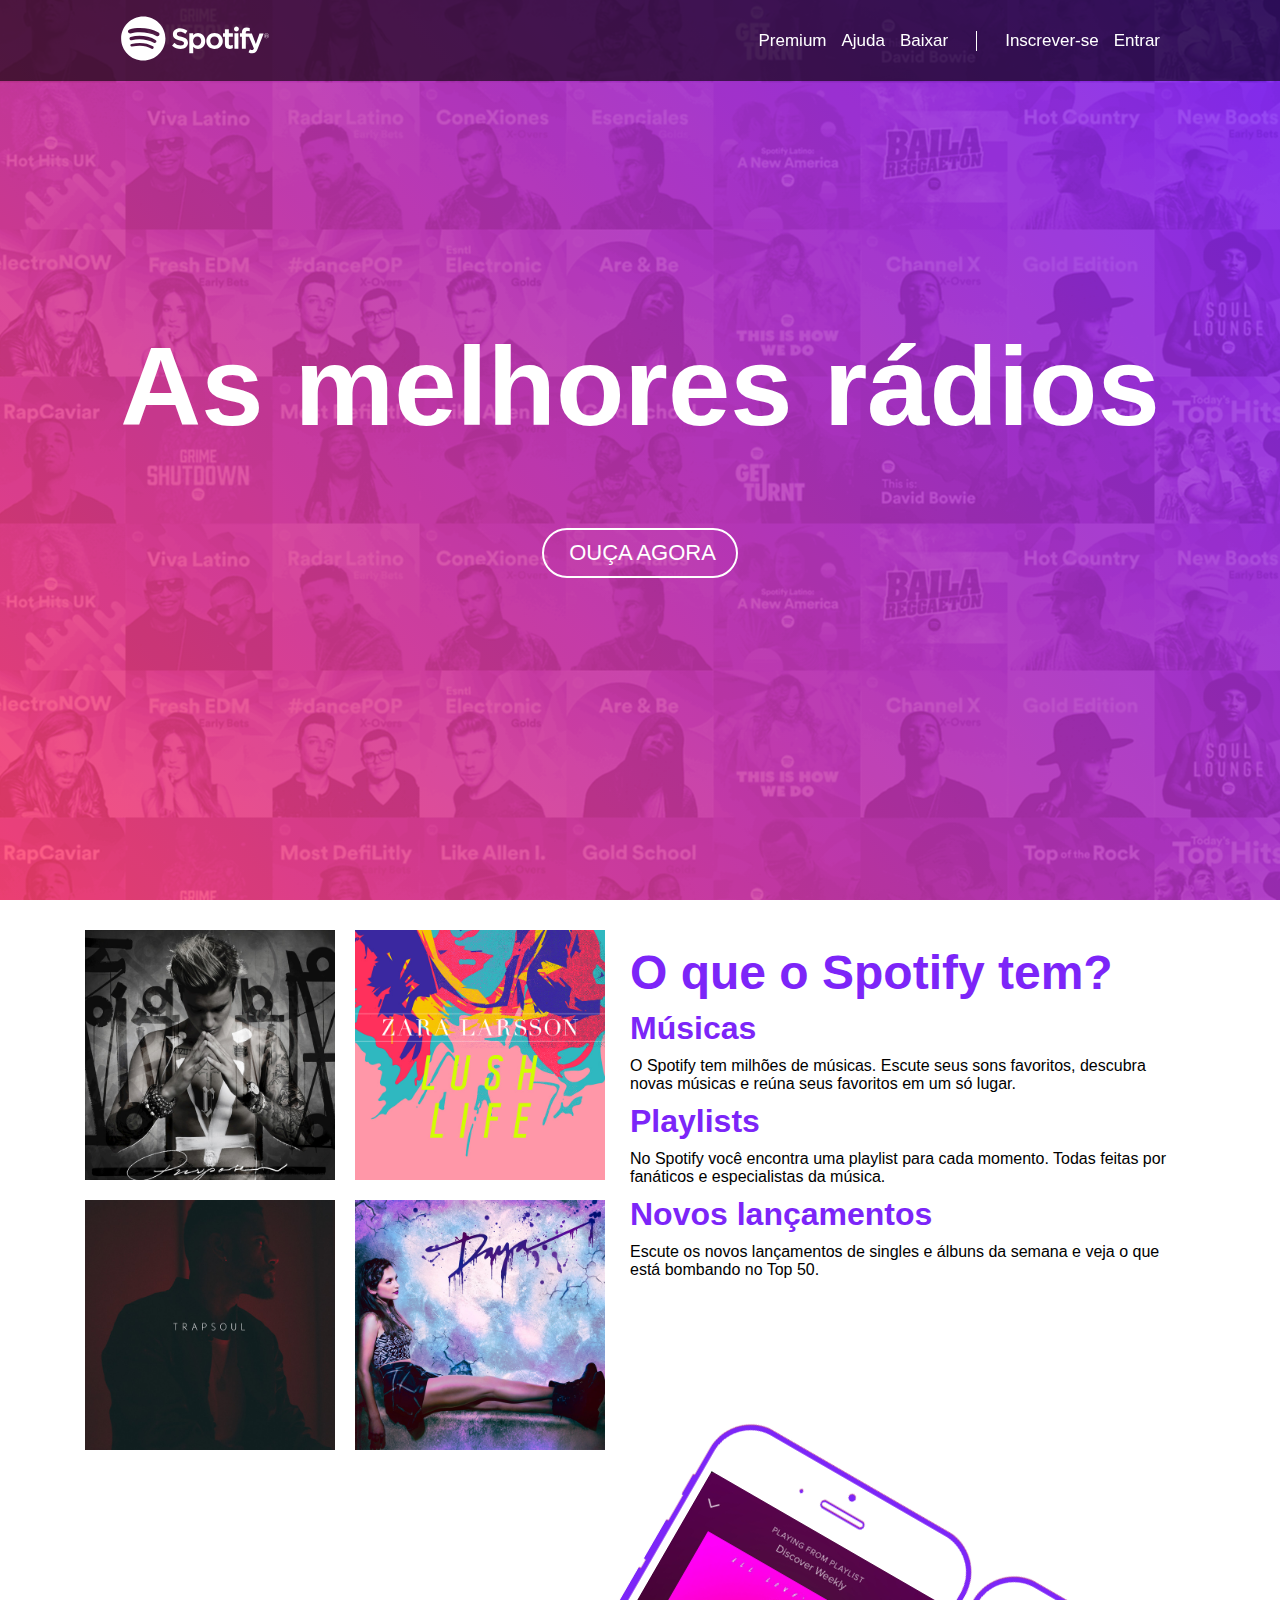
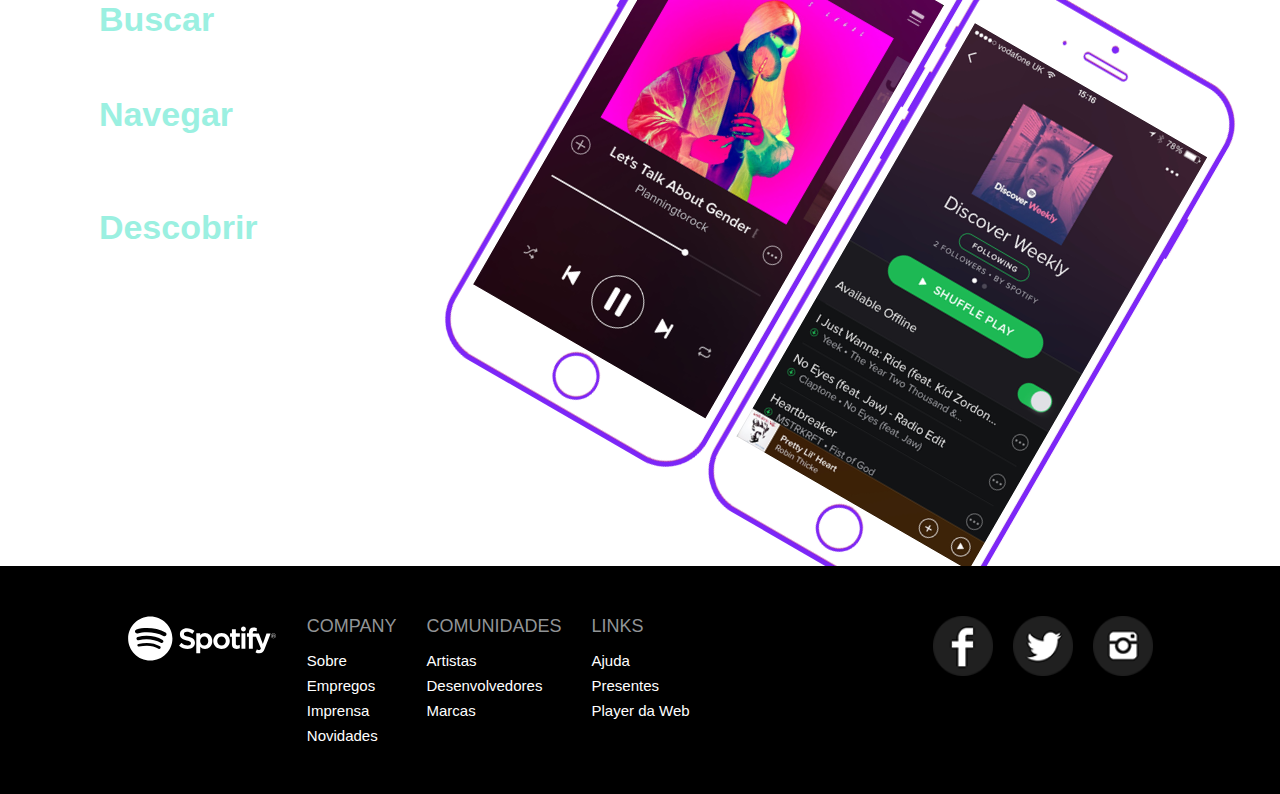
<file: index.html>
<!DOCTYPE html>
<html lang="pt-br">
<head>
    <meta charset="UTF-8">
    <meta http-equiv="X-UA-Compatible" content="IE=edge">
    <meta name="viewport" content="width=device-width, initial-scale=1.0">
    <!-- My CSS Objects -->
    <link rel="stylesheet" href="stylesheets/myobj.css">
    <!-- This Document CSS -->
    <link rel="stylesheet" href="stylesheets/index.css">
    <!-- Font Awesome CDN -->
    <link rel="stylesheet" href="https://cdnjs.cloudflare.com/ajax/libs/font-awesome/6.1.2/css/all.min.css" integrity="sha512-1sCRPdkRXhBV2PBLUdRb4tMg1w2YPf37qatUFeS7zlBy7jJI8Lf4VHwWfZZfpXtYSLy85pkm9GaYVYMfw5BC1A==" crossorigin="anonymous" referrerpolicy="no-referrer" />
    <!-- Logo -->
    <link rel="shortcut icon" href="assets/favicon.png" type="image/x-icon">
    <title>Spotify</title>
</head>
<body>
    <header>
        <div class="header-container">
            <div class="spotifylogo">
                <a href="index.html">
                    <img src="assets/spotify.svg" alt="spotify logo" width="150">
                </a>
            </div>
            <nav>
                <ul>
                    <li>
                        <div class="nside1">
                            <a href="premium.html">Premium</a>
                            <a href="#">Ajuda</a>
                            <a href="#">Baixar</a>
                        </div>
                    </li>
                    <li class="divisor"></li>
                    <li>
                        <div class="nside2">
                            <a href="registro.html">Inscrever-se</a>
                            <a href="login.html">Entrar</a>
                        </div>
                    </li>
                </ul>
            </nav>
        </div>
    </header>
    <section id="home">
        <div class="home-cwrapper">
            <div class="carousel">
                <a href="#" class="carousel-prev">
                    <i class="fa-solid fa-angle-left"></i>
                </a>
                <div class="carousel-item-unactive" style="display: none;">
                    <h1>Músicas para todos</h1>
                    <div class="item-buttons">
                        <a href="#" class="carousel-item-btn blue">Desfrute do Spotify Free</a>
                        <a href="#" class="carousel-item-btn">Obter Spotify Premium</a>
                    </div>
                </div>
                <div class="carousel-item-active">
                    <h1>As melhores rádios</h1>
                    <div class="item-buttons">
                        <a href="#" class="carousel-item-btn"><i class="fa-solid fa-music"></i>Ouça agora</a>
                    </div>
                </div>
                <a href="#" class="carousel-next">
                    <i class="fa-solid fa-angle-right"></i>
                </a>
            </div>
        </div>
    </section>
    <section id="servicos">
        <div class="serv-container">
            <div class="pictures-wrapper">
                <div class="row-albums">
                    <img src="assets/img1.jpg" alt="Spotify">
                    <img src="assets/img2.jpg" alt="Spotify">
                </div>
                <div class="row-albums">
                    <img src="assets/img3.jpg" alt="Spotify">
                    <img src="assets/img4.jpg" alt="Spotify">
                </div>
            </div>
            <div class="text-container">
                <h1>O que o Spotify tem?</h1>
                <h2>Músicas</h2>
                <p>O Spotify tem milhões de músicas. Escute seus sons favoritos, descubra novas músicas e reúna seus favoritos em um só lugar.</p>
                <h2>Playlists</h2>
                <p>No Spotify você encontra uma playlist para cada momento. Todas feitas por fanáticos e especialistas da música.</p>
                <h2>Novos lançamentos</h2>
                <p>Escute os novos lançamentos de singles e álbuns da semana e veja o que está bombando no Top 50.</p>
            </div>
        </div>
    </section>
    <section id="recursos">
        <div class="rec-container">
            <div class="left-cont">
                <h1>Fácil</h1>
                <h2>Buscar</h2>
                <p>Já sabe o que quer escutar? É só procurar e apertar o play.</p>
                <h2>Navegar</h2>
                <p>Veja os novos lançamentos, o que está bombando nas paradas e as melhores playlists para o seu momento.</p>
                <h2>Descobrir</h2>
                <p>Curta músicas novas toda segunda-feira com uma playlist personalizada pra você. Ou relaxe e curta uma das rádios.</p>
            </div>
            <div class="right-cont">
                <div class="rotacioner">
                    <img src="assets/iphone1.png" alt="">
                    <img src="assets/iphone2.png" alt="">
                </div>
            </div>
        </div>
    </section>
    <footer>
        <div class="footer-cont">
            <div class="left">
                <div class="row">
                    <img src="assets/spotify.svg">
                </div>
                <div class="row">
                    <h4>Company</h4>
                    <ul>
                        <li><a href="#">Sobre</a></li>
                        <li><a href="#">Empregos</a></li>
                        <li><a href="#">Imprensa</a></li>
                        <li><a href="#">Novidades</a></li>
                    </ul>
                </div>
                <div class="row">
                    <h4>Comunidades</h4>
                    <ul>
                        <li><a href="#">Artistas</a></li>
                        <li><a href="#">Desenvolvedores</a></li>
                        <li><a href="#">Marcas</a></li>
                    </ul>
                </div>
                <div class="row">
                    <h4>Links</h4>
                    <ul>
                        <li><a href="#">Ajuda</a></li>
                        <li><a href="#">Presentes</a></li>
                        <li><a href="#">Player da Web</a></li>
                    </ul>
                </div>
            </div>
            <div class="row-icon">
                <ul>
                    <li>
                        <a href="#"><img src="assets/facebook.png"></a>
                    </li>
                    <li>
                        <a href="#"><img src="assets/twitter.png"></a>
                    </li>
                    <li>
                        <a href="#"><img src="assets/instagram.png"></a>
                    </li>
                </ul>
            </div>
        </div>
    </footer>
    <script src="scripts/main.js"></script>
</body>
</html>
</file>
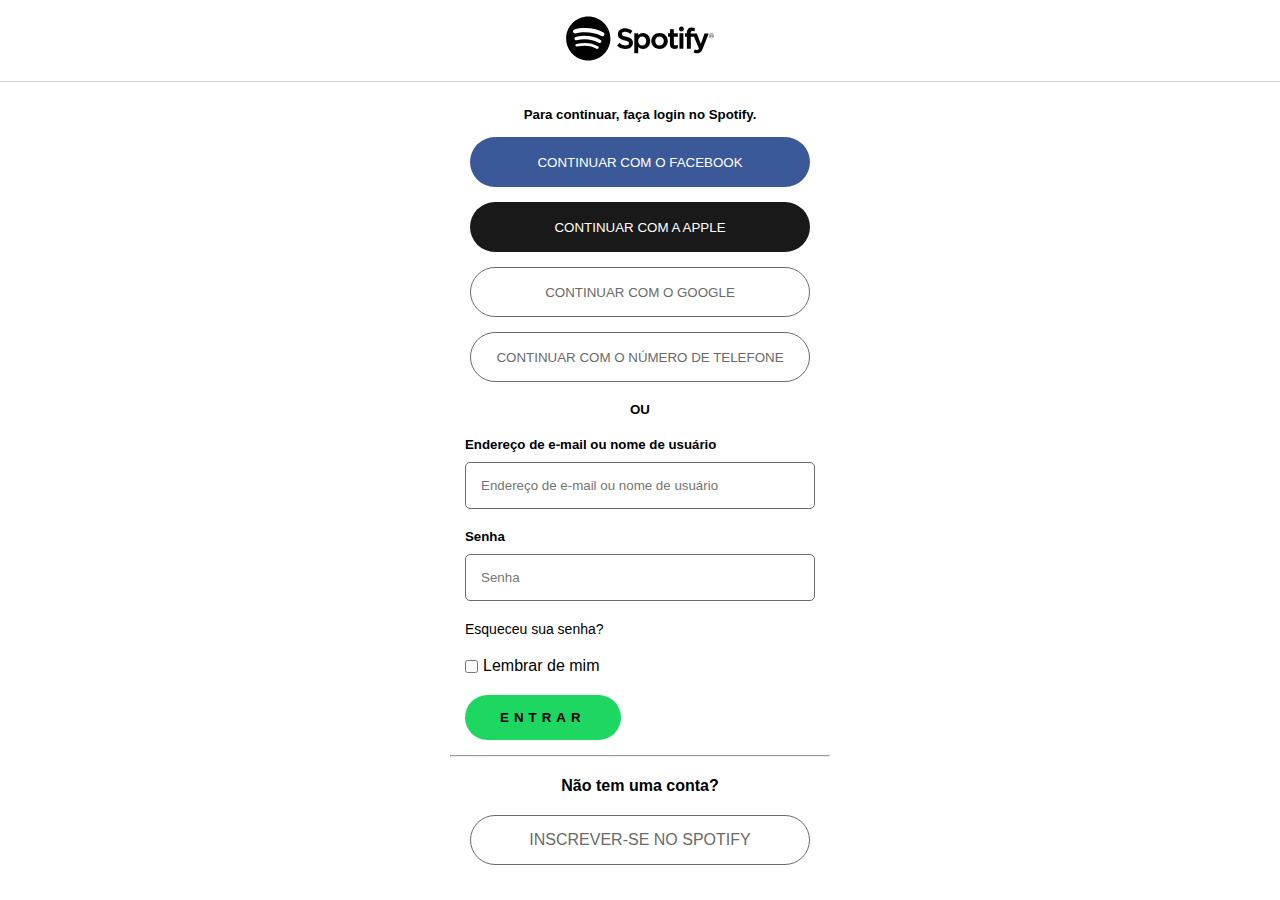
<file: login.html>
<!DOCTYPE html>
<html lang="pt-br">
<head>
    <meta charset="UTF-8">
    <meta http-equiv="X-UA-Compatible" content="IE=edge">
    <meta name="viewport" content="width=device-width, initial-scale=1.0">
    <!-- My CSS Objects -->
    <link rel="stylesheet" href="stylesheets/myobj.css">
    <!-- This Document CSS -->
    <link rel="stylesheet" href="stylesheets/login.css">
    <!-- Font Awesome CDN -->
    <link rel="stylesheet" href="https://cdnjs.cloudflare.com/ajax/libs/font-awesome/6.1.2/css/all.min.css" integrity="sha512-1sCRPdkRXhBV2PBLUdRb4tMg1w2YPf37qatUFeS7zlBy7jJI8Lf4VHwWfZZfpXtYSLy85pkm9GaYVYMfw5BC1A==" crossorigin="anonymous" referrerpolicy="no-referrer" />
    <!-- Logo -->
    <link rel="shortcut icon" href="assets/favicon.png" type="image/x-icon">
    <title>Spotify</title>
</head>
<body>
    <header>
        <div class="header-container">
            <div class="spotifylogo">
                <a href="index.html">
                    <img src="assets/spotifyblack.svg" alt="spotify logo" width="150">
                </a>
            </div>
        </div>
    </header>
    <section id="mainsection">
        <div class="mainsectionwrapper">
            <div class="top-buttons">
                <h5>Para continuar, faça login no Spotify.</h5>
                <button class="round-button big" style="background-color: #3b5998; width: 340px; cursor: default;">CONTINUAR COM O FACEBOOK</button>
                <button class="round-button big" style="background-color: #000000e6; width: 340px; cursor: default;">CONTINUAR COM A APPLE</button>
                <button class="round-button big" style="background-color: white; color: #6a6a6a; border: 1px solid #6a6a6a; width: 340px; cursor: default;">CONTINUAR COM O GOOGLE</button>
                <button class="round-button big" style="background-color: white; color: #6a6a6a; border: 1px solid #6a6a6a; width: 340px; cursor: default;">CONTINUAR COM O NÚMERO DE TELEFONE</button>
            </div>
            <h5>OU</h5>
            <div class="login-form">
                <form>
                    <div class="input-group">
                        <div class="input-box">
                            <h5>Endereço de e-mail ou nome de usuário</h5>
                            <input type="text" id="emailoruser" placeholder="Endereço de e-mail ou nome de usuário" required>
                        </div>
                        <div class="input-box">
                            <h5>Senha</h5>
                            <input type="password" id="password" placeholder="Senha" required>
                        </div>
                    </div>
                    <a href="#" id="forgotpass">Esqueceu sua senha?</a>
                    <div class="remembermebox">
                        <input type="checkbox" id="remembermecheck">
                        <label for="remembermecheck">Lembrar de mim</label>
                    </div>
                    <button type="submit" id="loginbtn">ENTRAR</button>
                </form>
                <hr>
            </div>
            <div class="guest">
                <h4>Não tem uma conta?</h4>
                <a class="round-button big" style="background-color: white; color: #6a6a6a; border: 1px solid #6a6a6a; width: 340px; cursor: default;" href="registro.html">INSCREVER-SE NO SPOTIFY</a>
            </div>
        </div>
    </section>
</body>
</html>
</file>
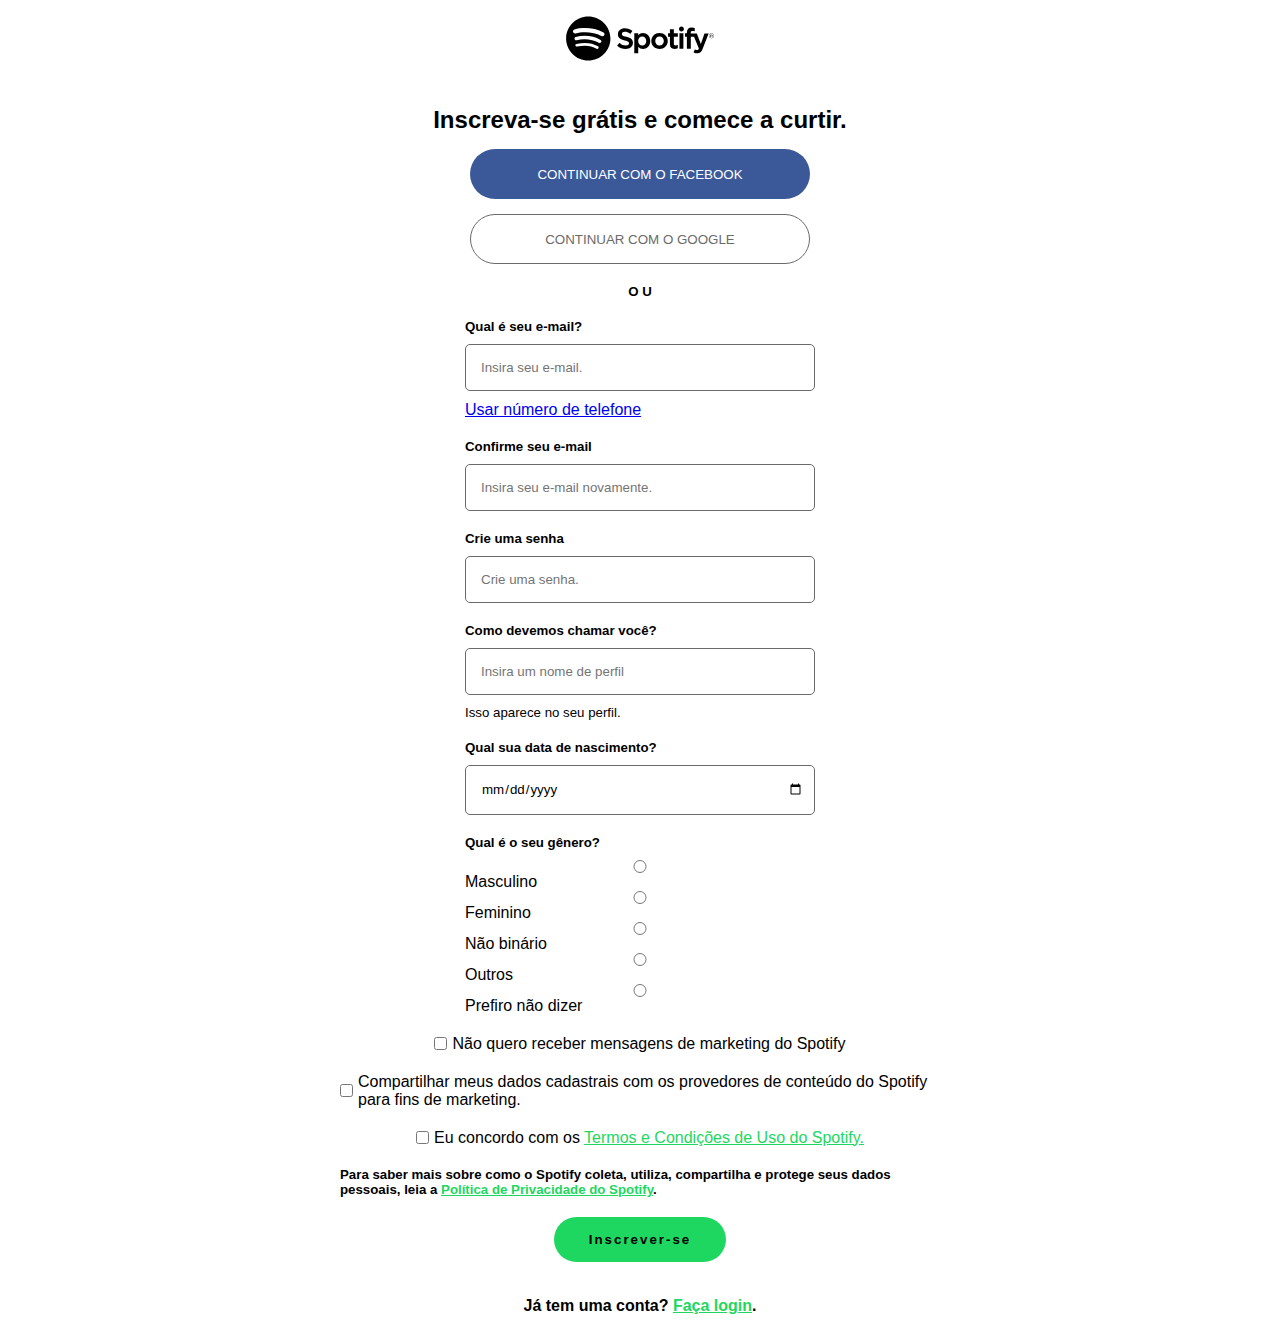
<file: registro.html>
<!DOCTYPE html>
<html lang="pt-br">

<head>
    <meta charset="UTF-8">
    <meta http-equiv="X-UA-Compatible" content="IE=edge">
    <meta name="viewport" content="width=device-width, initial-scale=1.0">
    <!-- My CSS Objects -->
    <link rel="stylesheet" href="stylesheets/myobj.css">
    <!-- This Document CSS -->
    <link rel="stylesheet" href="stylesheets/registro.css">
    <!-- Font Awesome CDN -->
    <link rel="stylesheet" href="https://cdnjs.cloudflare.com/ajax/libs/font-awesome/6.1.2/css/all.min.css"
        integrity="sha512-1sCRPdkRXhBV2PBLUdRb4tMg1w2YPf37qatUFeS7zlBy7jJI8Lf4VHwWfZZfpXtYSLy85pkm9GaYVYMfw5BC1A=="
        crossorigin="anonymous" referrerpolicy="no-referrer" />
    <!-- Logo -->
    <link rel="shortcut icon" href="assets/favicon.png" type="image/x-icon">
    <title>Spotify</title>
</head>

<body>
    <header>
        <div class="header-container">
            <div class="spotifylogo">
                <a href="index.html">
                    <img src="assets/spotifyblack.svg" alt="spotify logo" width="150">
                </a>
            </div>
        </div>
    </header>
    <section id="mainsection">
        <div class="mainsectionwrapper">
            <div class="top-buttons">
                <h2>Inscreva-se grátis e comece a curtir.</h2>
                <button class="round-button big"
                    style="background-color: #3b5998; width: 340px; cursor: default;">CONTINUAR COM O FACEBOOK</button>
                <button class="round-button big"
                    style="background-color: white; color: #6a6a6a; border: 1px solid #6a6a6a; width: 340px; cursor: default;">CONTINUAR
                    COM O GOOGLE</button>
            </div>
            <h5>O U</h5>
            <div class="register-form">
                <form>
                    <div class="input-group">
                        <div class="input-box">
                            <h5>Qual é seu e-mail?</h5>
                            <input type="email" id="emailoruser" placeholder="Insira seu e-mail." required>
                            <a href="#" style="text-decoration: underline;">Usar número de telefone</a>
                        </div>
                        <div class="input-box">
                            <h5>Confirme seu e-mail</h5>
                            <input type="email" id="confirmmail" placeholder="Insira seu e-mail novamente." required>
                        </div>
                        <div class="input-box">
                            <h5>Crie uma senha</h5>
                            <input type="password" id="regpassword" placeholder="Crie uma senha." required>
                        </div>
                        <div class="input-box">
                            <h5>Como devemos chamar você?</h5>
                            <input type="text" id="regpassword" placeholder="Insira um nome de perfil" required>
                            <h5 style="font-weight: 300;">Isso aparece no seu perfil.</h5>
                        </div>
                        <div class="input-box">
                            <h5>Qual sua data de nascimento?</h5>
                            <input type="date">
                        </div>
                        <div class="input-box">
                            <h5>Qual é o seu gênero?</h5>
                            <div class="gender-radios">
                                <input type="radio" id="masc" name="gender" value="masc">
                                <label for="masc">Masculino</label>
                                <input type="radio" id="fem" name="gender" value="fem">
                                <label for="fem">Feminino</label>
                                <input type="radio" id="nb" name="gender" value="nb">
                                <label for="nb">Não binário</label>
                                <input type="radio" id="other" name="gender" value="other">
                                <label for="other">Outros</label>
                                <input type="radio" id="pnd" name="gender" value="pnd">
                                <label for="pnd">Prefiro não dizer</label>
                            </div>
                        </div>
                    </div>
                    <div class="checkbox-reg">
                        <input type="checkbox" id="opt1">
                        <label for="opt1">Não quero receber mensagens de marketing do Spotify</label>
                    </div>
                    <div class="checkbox-reg">
                        <input type="checkbox" id="opt2">
                        <label for="opt2">Compartilhar meus dados cadastrais com os provedores de conteúdo do Spotify para fins de marketing.</label>
                    </div>
                    <div class="checkbox-reg">
                        <input type="checkbox" id="opt3">
                        <label for="opt3">Eu concordo com os <a href="#" style="text-decoration: underline; color: #1ed760;">Termos e Condições de Uso do Spotify.</a>
                        </label>
                    </div>
                    <h5>Para saber mais sobre como o Spotify coleta, utiliza, compartilha e protege seus dados pessoais, leia a <a href="#" style="text-decoration: underline; color: #1ed760;">Política de Privacidade do Spotify</a>.</h5>
                    <button type="submit" id="regbtn">Inscrever-se</button>
                </form>
            </div>
            <h4>Já tem uma conta? <a href="login.html" style="text-decoration: underline; color: #1ed760;">Faça login</a>.</h4>
        </div>
    </section>
</body>
</file>
<file: stylesheets/myobj.css>
.round-button.big {
    display: flex;
    justify-content: center;
    align-items: center;
    cursor: pointer;
    font-family: 'Gotham Black', sans-serif;
    color: white;
    background: black;
    text-transform: uppercase;
    border: none;
    border-radius: 40px;
    width: 240px;
    height: 50px;
}

.round-button.big:hover {
    transition: .1s;
    border: 1px solid #141414;
}

.round-button.normal.nobg {
    cursor: pointer;
    font-family: 'Gotham Black', sans-serif;
    color: white;
    background: transparent;
    text-transform: uppercase;
    border: 2px solid white;
    border-radius: 40px;
    width: 170px;
    height: 50px;
}

.round-button.normal.nobg:hover {
    transition: .1s;
    transform: scale(102%);
}

.small-letters.info {
    font-size: 13px;
    color: white;
}

.small-letters.info a {
    color: white;
    text-decoration: underline;
}
</file>
<file: stylesheets/index.css>
@import url('http://fonts.cdnfonts.com/css/gotham');

:root {
    --pink: #ff4169;
    --purple: #7c26f8;
}

* {
    margin: 0;
    padding: 0;
    box-sizing: border-box;
    font-family: 'Gotham', sans-serif;
    text-decoration: none;
}

html {
    scroll-behavior: smooth;
}

body {
    width: 100%;
    height: 100%;
    background: url('../assets/capa.png'), linear-gradient(50deg, var(--pink), var(--purple));
    background-position: center;
    background-attachment: fixed;
}

header {
    z-index: 999;
    position: fixed;
    padding: 16px 120px;
    width: 100%;
    background: rgba(0,0,0,0.6);
}

.header-container {
    display: flex;
    align-items: center;
    justify-content: space-between;
}

.header-container nav ul {
    display: flex;
    align-items: center;
    justify-content: space-around;
    column-gap: 8px;
    list-style: none;
}

.nside1 {
    display: flex;
    align-items: center;
    justify-content: center;
    column-gap: 15px;
}

.nside2 {
    display: flex;
    align-items: center;
    justify-content: center;
    column-gap: 15px;
}

.divisor {
    width: 1px;
    height: 20px;
    margin: 0 20px;
    background: white;
}

.header-container nav a {
    font-size: 17px;
    color: white;
}

.header-container nav a:hover {
    transition: .1s;
    color: #9bf0e1;
}

#home {
    display: flex;
    flex-direction: column;
    justify-content: center;
    align-items: center;
    height: 100vh;
    width: 100%;
}

.carousel {
    padding: 30px;
    column-gap: 90px;
    overflow: hidden;
    display: inline-flex;
    justify-content: center;
    align-items: center;
}

.carousel-item-active, .carousel-item-unactive {
    position: relative;
    display: flex;
    flex-direction: column;
    align-items: center;
    justify-content: center;
    row-gap: 50px;
}

.carousel-item-active, .carousel-item-unactive h1 {
    color: white;
    font-size: 56px;
}

.carousel-item-btn {
    text-transform: uppercase;
    padding: 10px 20px;
    font-size: 22px;
    color: white;
    border-radius: 40px;
    border: 2px solid white;
    display: inline-flex;
    align-items: center;
    justify-content: center;
    column-gap: 5px;
}

.blue {
    border: none;
    background-color: #7c25f8;;
}

.carousel-item-btn:hover {
    transition: .5s;
    background-color: white;
    color: black;
}

.blue:hover {
    transition: .5s;
    background-color: #6207e3;
    color: white;
}

.carousel-prev, .carousel-next {
    display: flex;
    justify-content: center;
    align-items: center;
    color: #ffffff78;
    font-size: 40px;
}

.carousel-prev:hover, .carousel-next:hover {
    transition: .1s;
    color: white;
}

#servicos {
    display: flex;
    justify-content: center;
    align-items: center;
    padding: 30px 60px;
    background: white;
    width: 100%;
}

.serv-container {
    display: inline-flex;
    align-items: flex-start;
    justify-content: center;
    column-gap: 10px;
}

.text-container {
    display: flex;
    flex-direction: column;
    row-gap: 10px;
    padding: 15px;
    width: 50%;
}

.text-container h1 {
    font-size: 48px;
    color: #7c25f8;
}

.text-container h2 {
    color: #7c25f8;
    font-size: 32px;
}

.text-container p {
    font-size: 16px;
}

.pictures-wrapper {
    display: flex;
    flex-direction: column;
    justify-content: center;
    align-items: center;
    gap: 20px;
}

.row-albums {
    display: flex;
    align-items: center;
    justify-content: center;
    gap: 20px;
}

.row-albums img {
    width: 250px;
}

#recursos {
    display: flex;
    justify-content: center;
    align-items: center;
    padding: 30px 40px;
    width: 100%;
}

.rec-container {
    display: flex;
    align-items: flex-start;
    justify-content: space-around;
    column-gap: 10px;
    width: 100%;
}

.left-cont {
    display: flex;
    flex-direction: column;
    row-gap: 10px;
    width: 400px;
    padding: 15px;
}

.left-cont h1 {
    font-size: 56px;
    color: white;
}

.left-cont h2 {
    color: #9bf0e1;
    font-size: 34px;
}

.left-cont p {
    color: white;
}

.right-cont {
    padding: 5px;
}

.rotacioner {
    transform: rotate(30deg);
    position: relative;
    right: 50px;
    bottom: 0px;
}

.rotacioner img {
    width: 300px;
}

footer {
    background: #000;
    padding: 50px 20px ;
    position: relative;
    display: flex;
    justify-content: center;
    align-items: center;
}

.footer-cont {
    width: 100%;
    display: flex;
    justify-content: space-around;
    column-gap: 30px;
}

.left {
    display: flex;
    justify-content: center;
    column-gap: 30px;
}

.row {
    display: flex;
    flex-direction: column;
    row-gap: 15px;
}

.row img {
    width: 150px;
}

.row ul {
    font-size: 15px;
    display: flex;
    flex-direction: column;
    row-gap: 8px;
    list-style: none;
}

.row ul li a {
    color: white;
}

.row-icon ul {
    display: flex;
    column-gap: 20px;
    list-style: none;
}

.row-icon ul li a img{
    width: 60px;
}

.row ul li a:hover {
    transition: .5s;
    color: #9bf0e1;
}

.row h4 {
    font-weight: 100;
    font-size: 18px;
    color: #919496;
    text-transform: uppercase;
}

@keyframes toleft {
    0% {
        right: 0;
    }

    100% {
        right: 100%;
    }
}

@keyframes toright {
    0% {
        left: 0;
    }

    100% {
        left: 100%;
    }
}

@keyframes fromright {
    0% {
        left: 100%;
    }

    100% {
        left: 0;
    }
}

@keyframes fromleft {
    0% {
        right: 100%;
    }

    100% {
        right: 0;
    }
}
</file>
<file: stylesheets/login.css>
@import url('http://fonts.cdnfonts.com/css/gotham');

:root {
    --pink: #ff4169;
    --purple: #7c26f8;
}

* {
    margin: 0;
    padding: 0;
    box-sizing: border-box;
    font-family: 'Gotham', sans-serif;
    text-decoration: none;
    /*outline: .2px solid red;*/
}

html {
    scroll-behavior: smooth;
}

body {
    width: 100%;
    height: 100%;
}

header {
    padding: 16px 120px;
    width: 100%;
    border-bottom: 0.5px solid #d1d1d1;
}

ul {
    list-style: none;
}

.header-container {
    display: flex;
    align-items: center;
    justify-content: center;
}

#mainsection {
    display: flex;
    flex-direction: row;
    justify-content: center;
    align-items: center;
    width: 100%;
    height: 90vh;
}

.mainsectionwrapper {
    padding: 25px 5px 25px 5px;
    display: flex;
    flex-direction: column;
    align-items: center;
    row-gap: 20px;
    height: 100%;
    width: 50%;
}

.top-buttons {
    justify-content: center;
    align-items: center;
    row-gap: 15px;
    flex-direction: column;
    display: flex;
}

.login-form form {
    width: 100%;
    display: flex;
    flex-direction: column;
    justify-content: center;
    align-items: flex-start;
    padding: 0px 15px 15px 15px;
    row-gap: 20px;
}

.input-group {
    display: flex;
    flex-direction: column;
    row-gap: 20px;
}

.input-box {
    display: flex;
    flex-direction: column;
    row-gap: 10px;
}

.input-box input {
    outline: none;
    border-radius: 5px;
    border: .5px solid #6a6a6a;
    padding: 15px 10px 15px 15px;
    width: 350px;
}

.input-box input:hover {
    border: .5px solid black;
}

#forgotpass {
    cursor: default;
    color: black;
    font-size: 14px;
}

#forgotpass:hover {
    text-decoration: underline;
}

.remembermebox {
    display: flex;
    justify-content: center;
    align-items: center;
    column-gap: 5px;
}

#remembermecheck {
    accent-color: #1ed760;
}

#loginbtn {
    letter-spacing: 5px;
    font-weight: 600;
    background-color: #1ed760;
    border-radius: 25px;
    border: none;
    padding: 15px 35px;
}

.guest {
    row-gap: 20px;
    display: flex;
    flex-direction: column;
    justify-content: center;
    align-items: center;
}
</file>
<file: stylesheets/registro.css>
@import url('http://fonts.cdnfonts.com/css/gotham');

:root {
    --pink: #ff4169;
    --purple: #7c26f8;
}

* {
    margin: 0;
    padding: 0;
    box-sizing: border-box;
    font-family: 'Gotham', sans-serif;
    text-decoration: none;
    /*outline: .2px solid red;*/
}

html {
    scroll-behavior: smooth;
}

body {
    width: 100%;
    height: 100%;
}

header {
    padding: 16px 120px;
    width: 100%;
}

ul {
    list-style: none;
}

.header-container {
    display: flex;
    align-items: center;
    justify-content: center;
}

#mainsection {
    display: flex;
    flex-direction: row;
    justify-content: center;
    align-items: center;
    width: 100%;
    height: 100%;
}

.mainsectionwrapper {
    padding: 25px 5px 25px 5px;
    display: flex;
    flex-direction: column;
    align-items: center;
    row-gap: 20px;
    height: 100%;
    width: 50%;
}

.top-buttons {
    justify-content: center;
    align-items: center;
    row-gap: 15px;
    flex-direction: column;
    display: flex;
}

.register-form form {
    width: 100%;
    display: flex;
    flex-direction: column;
    justify-content: center;
    align-items: center;
    padding: 0px 15px 15px 15px;
    row-gap: 20px;
}

.input-group {
    display: flex;
    flex-direction: column;
    row-gap: 20px;
}

.input-box {
    display: flex;
    flex-direction: column;
    row-gap: 10px;
}

.input-box input {
    outline: none;
    border-radius: 5px;
    border: .5px solid #6a6a6a;
    padding: 15px 10px 15px 15px;
    width: 350px;
}

.input-box input:hover {
    border: .5px solid black;
}

.gender-radios {
    display: flex;
    flex-direction: column;
}

.checkbox-reg {
    display: flex;
    justify-content: center;
    align-items: center;
    column-gap: 5px;
}

.checkbox-reg input {
    accent-color: #1ed760;
}

#regbtn {
    letter-spacing: 2px;
    font-weight: 600;
    background-color: #1ed760;
    border-radius: 25px;
    border: none;
    padding: 15px 35px;
}
</file>
